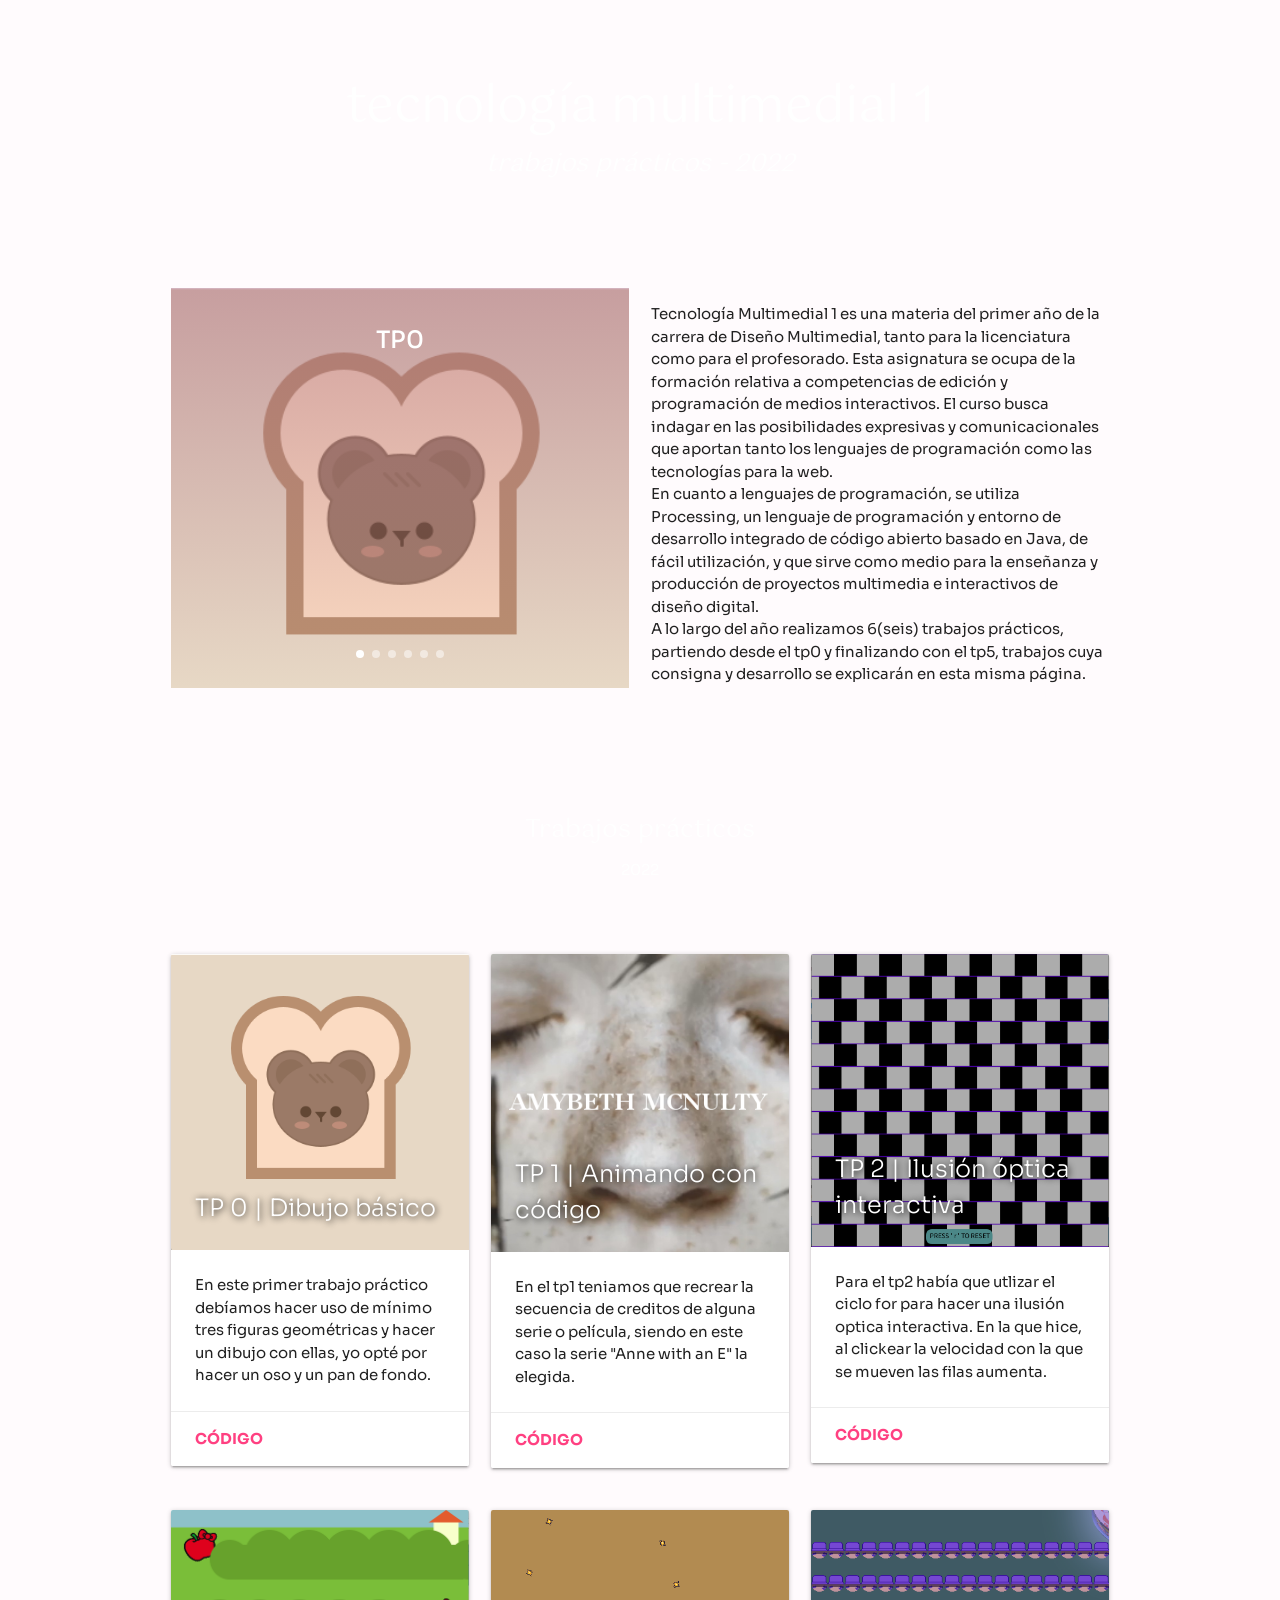
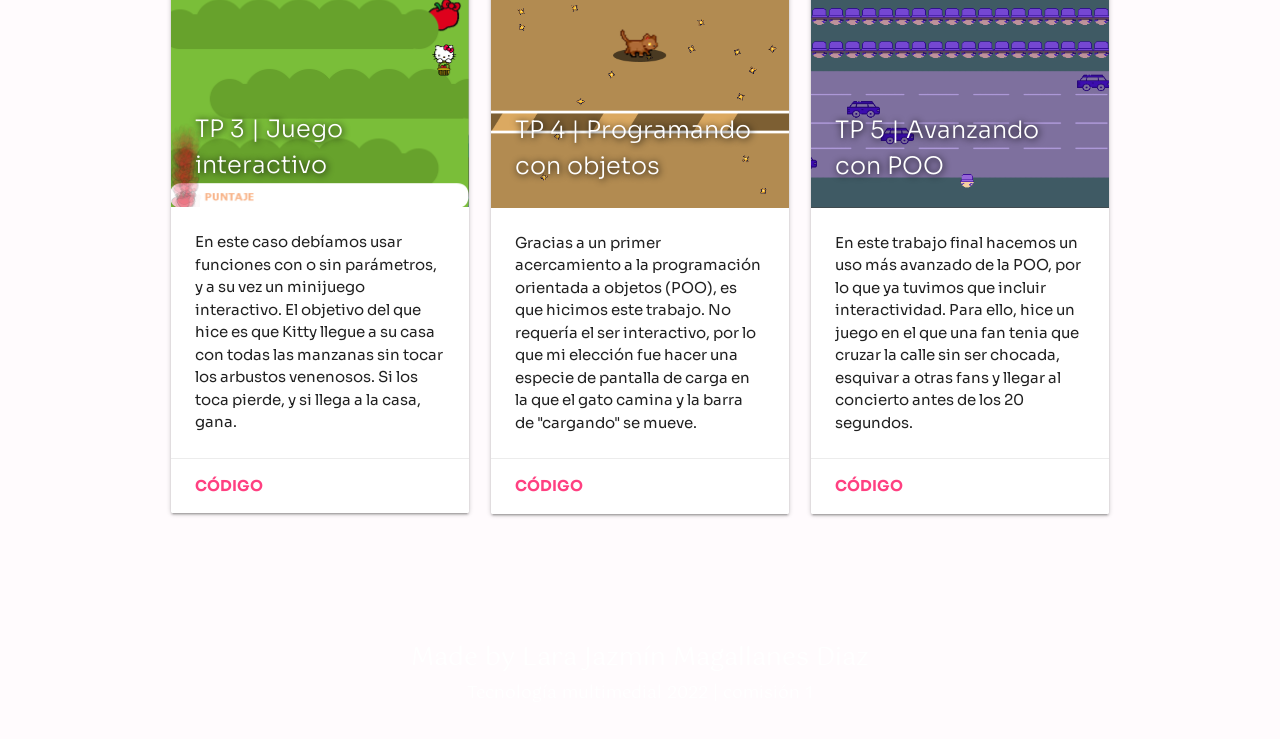
<file: index2.html>
<!DOCTYPE html>
<html>
  <head>
    <!--Import Google Icon Font-->
    <link href="https://fonts.googleapis.com/icon?family=Material+Icons" rel="stylesheet">
    <!--Import materialize.min.css-->
    <link type="text/css" rel="stylesheet" href="materialize.min.css"  media="screen,projection"/>
    <link rel= "stylesheet" href= "csstp5.css">
    <!--Let browser know website is optimized for mobile-->
    <meta name="viewport" content="width=device-width, initial-scale=1.0"/>
    <link rel="stylesheet" href="https://fonts.googleapis.com/css2?family=Material+Symbols+Outlined:opsz,wght,FILL,GRAD@20..48,100..700,0..1,-50..200" />
  </head>

  <body>
    <!-- HEADER -->
    <div class="imagen-head">
       <center>
        <h1>tecnología multimedial 1</h1>
        <i><h5>trabajos prácticos - 2022</h5></i>
       </center>
        
    </div>
        <div class="contenedores">
            <!-- SUPERIOR -->
          <div class="row">
            <div class="col s6">
                <div class="carousel carousel-slider center">
                    <div class="carousel-fixed-item center">
                      
                    </div>
                     <div class="carousel-item tp0 white-text" href="#one!">
                        <h2>TP0</h2>
                      </div>
                      <div class="carousel-item tp1 white-text" href="#two!">
                        <h2>TP1</h2>
                      </div>
                      <div class="carousel-item tp2 white-text" href="#three!">
                        <h2>TP2</h2>
                      </div>
                      <div class="carousel-item tp3 white-text" href="#four!">
                        <h2>TP3</h2>
                      </div>
                      <div class="carousel-item tp4 white-text" href="#five!">
                        <h2>TP4</h2>
                      </div>
                      <div class="carousel-item tp5 white-text" href="#six!">
                        <h2>TP5</h2>
                      </div>
                  </div>
            </div>
            <div class="col s6">
              <p>
                Tecnología Multimedial 1 es una materia del primer año de la carrera de Diseño Multimedial, tanto para la licenciatura como para el profesorado.
                Esta asignatura se ocupa de la formación relativa a competencias de edición y programación de medios interactivos. El curso busca indagar en las posibilidades expresivas y comunicacionales que aportan tanto los lenguajes de programación como las tecnologías para la web.<br>
                En cuanto a lenguajes de programación, se utiliza Processing, un lenguaje de programación y entorno de desarrollo integrado de código abierto basado en Java, de fácil utilización, y que sirve como medio para la enseñanza y producción de proyectos multimedia e interactivos de diseño digital.<br>
                A lo largo del año realizamos 6(seis) trabajos prácticos, partiendo desde el tp0 y finalizando con el tp5, trabajos cuya consigna y desarrollo se explicarán en esta misma página.
              </p>
            </div>
          </div>
        </div>

          <!-- CARDS 1-->
          <div class= "imagenAbajo">
            <center>
            <h5>Trabajos prácticos</h5>
            <p>2022</p>
          </center>
          </div>
          <div class="contenedores">
          <div class="row">
            <div class="col s4">
                <div class="card">
                    <div class="card-image">
                      <img src="img/tp0.png">
                      <span class="card-title sombra"> TP 0 | Dibujo básico</span>
                    </div>
                    <div class="card-content">
                      <p>En este primer trabajo práctico debíamos hacer uso de mínimo tres figuras geométricas
                        y hacer un dibujo con ellas, yo opté por hacer un oso y un pan de fondo.</p>
                    </div>
                    <div class="card-action">
                      <b><a class="pink-text text-accent-2" href="https://github.com/lara-md/tecnomultimedia/tree/tp0">Código</a></b>
                    </div>
                  </div>
            </div>

            <div class="col s4">
                <div class="card">
                    <div class="card-image">
                      <img src="img/tp1.png">
                      <span class="card-title sombra">TP 1 | Animando con código</span>
                    </div>
                    <div class="card-content">
                      <p>En el tp1 teniamos que recrear la secuencia de creditos
                        de alguna serie o película, siendo en este caso la serie "Anne with an E" la elegida.</p>
                    </div>
                    <div class="card-action">
                      <b><a class="pink-text text-accent-2" href="https://github.com/lara-md/tecnomultimedia/tree/tp1">Código</a></b>
                    </div>
                  </div>
            </div>
            <div class="col s4">
              <div class="card">
                <div class="card-image">
                  <img src="img/tp2.png">
                  <span class="card-title sombra">TP 2 | Ilusión óptica interactiva</span>
                </div>
                <div class="card-content">
                  <p>Para el tp2 había que utlizar el ciclo for para hacer una
                    ilusión optica interactiva. En la que hice, al clickear la velocidad con la que se mueven las filas aumenta.
                  </p>
                </div>
                <div class="card-action">
                  <b><a class="pink-text text-accent-2" href="https://github.com/lara-md/tecnomultimedia/tree/tp2">Código</a></b>
                </div>
              </div>
            </div>
        </div>
        <!-- CARDS 2-->
        <div class="row">
            <div class="col s4">
                <div class="card">
                    <div class="card-image">
                      <img src="img/tp3.png">
                      <span class="card-title sombra">TP 3 | Juego interactivo</span>
                    </div>
                    <div class="card-content">
                      <p>En este caso debíamos usar funciones con o sin parámetros, y a su vez un minijuego interactivo.
                        El objetivo del que hice es que Kitty llegue a su casa con todas las manzanas sin tocar los arbustos
                        venenosos. Si los toca pierde, y si llega a la casa, gana.
                      </p>
                    </div>
                    <div class="card-action">
                      <b><a class="pink-text text-accent-2" href="https://github.com/lara-md/tecnomultimedia/tree/tp3">Código</a></b>
                    </div>
                  </div>
            </div>

            <div class="col s4">
                <div class="card">
                    <div class="card-image">
                      <img src="img/tp4.png">
                      <span class="card-title sombra">TP 4 | Programando con objetos</span>
                    </div>
                    <div class="card-content">
                      <p>Gracias a un primer acercamiento a la programación orientada a objetos (POO), es que hicimos este trabajo.
                        No requería el ser interactivo, por lo que mi elección fue hacer una especie de pantalla de carga en la que
                        el gato camina y la barra de "cargando" se mueve.
                      </p>
                    </div>
                    <div class="card-action">
                      <b><a class="pink-text text-accent-2" href="https://github.com/lara-md/tecnomultimedia/tree/tp4">Código</a></b>
                    </div>
                  </div>
            </div>
            <div class="col s4"><div class="card">
                <div class="card-image">
                  <img src="img/tp5.png">
                  <span class="card-title sombra">TP 5 | Avanzando con POO</span>
                </div>
                <div class="card-content">
                  <p>En este trabajo final hacemos un uso más avanzado de la POO, por lo que ya tuvimos que incluir
                    interactividad. Para ello, hice un juego en el que una fan tenia que cruzar la calle sin ser chocada, esquivar a otras fans y llegar al
                    concierto antes de los 20 segundos.
                  </p>
                </div>
                <div class="card-action">
                  <b><a class="pink-text text-accent-2" href="https://github.com/lara-md/tecnomultimedia/tree/tp5">Código</a></b>
                </div>
              </div>
            </div>
        </div>
        </div>
      </div>
        <div class= "imagenAbajo">
            <center>
            <H5>Made by Lara Jazmín Magallanes Diaz</H5>
            <H6>Tecnología multimedial 2022 | comisión 1</H6>
            </center>
        </div>
        <a href="#up" class="simplescrollup__button simplescrollup__button--hide">
          <span class="material-symbols-outlined pink-text text-accent-2">
            keyboard_double_arrow_up
            </span>
        </a>

    <!--JavaScript at end of body for optimized loading-->
    <script type="text/javascript" src="jquery.min.js"></script>
    <script type="text/javascript" src="materialize.min.js"></script>
    <script type="text/javascript" src="java.js"></script>
    <script src="scrollup/simplescrollup.js"></script>
  </body>
</html>
</file>
<file: csstp5.css>
@import url('https://fonts.googleapis.com/css2?family=Sora:wght@300&display=swap');
@import url('https://fonts.googleapis.com/css2?family=Gotu&display=swap');

body {
 background-color: rgb(255, 251, 253);
 border-radius: 50px;
 font-family: 'Sora', sans-serif;
}
h1{
    font-size: 50px;
    margin: 0px 0px;
    text-align: center;
    font-family: 'Gotu', sans-serif;
}
h5,h6{
    font-family: 'Gotu', sans-serif;
}
.sombra{
    text-shadow:
    1px 1px 7px rgb(0, 0, 0);
}
.contenedores{
    width: 1000px;
    margin: 0px auto 30px auto;
    padding:20px;
}
.imagen-head{
    background-image: url(https://i.pinimg.com/564x/8b/55/04/8b5504825ea01ea1eb747632b8428926.jpg);
    background-size: cover;
    margin: 0px auto;
    padding: 80px;
    color:white;
}
.imagenAbajo{
    background-image: url(https://i.pinimg.com/564x/8b/55/04/8b5504825ea01ea1eb747632b8428926.jpg);
    background-size: cover;
    padding: 30px;
    color: white;
}
.tp0{
display: flex;
 flex-direction: column;
background-image: linear-gradient( to bottom,rgba(168, 103, 123, 0.507) 1%, transparent), url("img/tp0.png");
background-size: cover;
}
.tp1{
    display: flex;
    flex-direction: column;
   background-image: linear-gradient( to bottom,rgb(168, 103, 123, 0.507) 1%, transparent), url("img/tp1.png");
background-size: cover;
}
.tp2{
    display: flex;
    flex-direction: column;
   background-image: linear-gradient( to bottom,rgb(168, 103, 123, 0.507) 1%, transparent), url("img/tp2.png");
 background-size: cover;
}
.tp3{
    display: flex;
 flex-direction: column;
background-image: linear-gradient( to bottom,rgb(168, 103, 123, 0.507) 1%, transparent), url("img/tp3.png");
    background-size: cover;
    }
 .tp4{
 display: flex;
flex-direction: column;
background-image: linear-gradient( to bottom,rgb(168, 103, 123, 0.507) 1%, transparent), url("img/tp4.png");
background-size: cover;
}
.tp5{
    display: flex;
 flex-direction: column;
background-image: linear-gradient( to bottom,rgba(168, 103, 123, 0.507) 1%, transparent), url("img/tp5.png");
    background-size: cover;
    }
.simplescrollup__button {
	position: fixed;
	bottom: 3rem;
	right: 3rem;
	transition: 1s all;
	z-index: 10000;
}
.simplescrollup__button--show {
	transform: translateX(0);
}
.simplescrollup__button--hide {
	transform: translateX(100px);
}
.material-symbols-outlined {
  font-variation-settings:
  'FILL' 0,
  'wght' 400,
  'GRAD' 0,
  'opsz' 48
}
</file>
